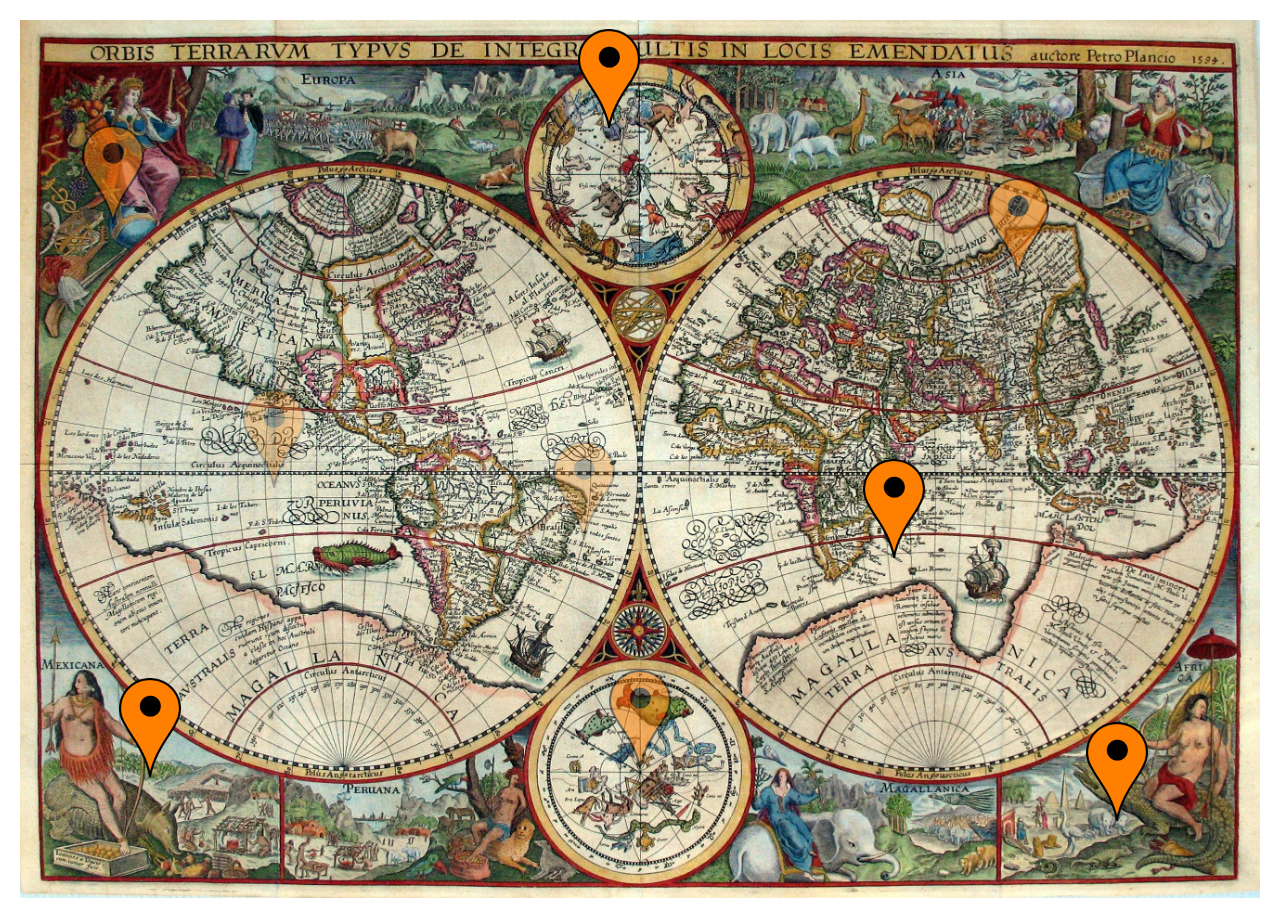
<file: index.html>
<!DOCTYPE html>
<html>
  <head>
    <meta charset="utf-8">
    <meta name="viewport" content="width=device-width, initial-scale=1">
    <title>MAP!</title>
    <link rel="stylesheet" href="https://maxcdn.bootstrapcdn.com/bootstrap/3.3.7/css/bootstrap.min.css" integrity="sha384-BVYiiSIFeK1dGmJRAkycuHAHRg32OmUcww7on3RYdg4Va+PmSTsz/K68vbdEjh4u" crossorigin="anonymous">
    <link rel="stylesheet" href="map.css">
    <script src="https://code.jquery.com/jquery-3.2.1.min.js" integrity="sha256-hwg4gsxgFZhOsEEamdOYGBf13FyQuiTwlAQgxVSNgt4=" crossorigin="anonymous"></script>
    <script src="https://maxcdn.bootstrapcdn.com/bootstrap/3.3.7/js/bootstrap.min.js" integrity="sha384-Tc5IQib027qvyjSMfHjOMaLkfuWVxZxUPnCJA7l2mCWNIpG9mGCD8wGNIcPD7Txa" crossorigin="anonymous"></script>
  </head>
  <body>

    <div class="floorplan">
        <img src="map-image.jpg">
        <a class="stop" id="stop1" href="maptest.html"><img src="map-marker.png" alt="stop1"></a>
        <a class="stop" id="stop2" href="maptest2.html"><img src="map-marker.png" alt="stop2"></a>
        <a class="stop" id="stop3" href="#"><img src="map-marker.png" alt="stop3"></a>
        <a class="stop" id="stop4" href="#stop4" data-toggle="modal" data-target="#stop4modal" alt="library service 4" name="library service 4" title="library service 4"><img src="map-marker.png" alt="stop4"></a>
        <a class="stop" id="stop5" href="#"><img src="map-marker.png" alt="stop5"></a>
        <a class="stop" id="stop6" href="#"><img src="map-marker.png" alt="stop6"></a>
        <a class="stop" id="stop7" href="#stop7" data-toggle="modal" data-target="#stop7modal" alt="library service 7" name="library service 7" title="library service 7"><img src="map-marker.png" alt="stop7"></a>
        <a class="stop" id="stop8" href="#"><img src="map-marker.png" alt="stop8"></a>
        <a class="stop" id="stop9" href="#stop9" data-toggle="modal" data-target="#stop9modal" alt="library service 9" name="library service 9" title="library service 9"><img src="map-marker.png" alt="stop9"></a>
    </div>

      <!-- Stop 4 Modal -->
      <div class="modal fade" id="stop4modal" role="dialog">
        <div class="modal-dialog">

          <!-- Stop 4 Modal content-->
          <div class="modal-content">
            <div class="modal-header">
              <button type="button" class="close" data-dismiss="modal">&times;</button>
              <h4 class="modal-title">Stop 4 Modal Header, test the scrollbar</h4>
            </div>
            <div class="modal-body">
              <p>Some text in modal 4. There's a lot here to test the swcrollbar.</p>
              <p>Refuse to drink water except out of someone's glass slap owner's face at 5am until human fills food dish lay on arms while you're using the keyboard touch water with paw then recoil in horror but hide at bottom of staircase to trip human. Poop on grasses intently sniff hand, and play riveting piece on synthesizer keyboard. Sweet beast scratch the box eat and than sleep on your face claw drapes proudly present butt to human this human feeds me, i should be a god yet pee in the shoe. This human feeds me, i should be a god meowing chowing and wowing chew foot, and scream for no reason at 4 am. Sleep on keyboard intently sniff hand purr while eating and sometimes switches in french and say "miaou" just because well why not for cats go for world domination freak human out make funny noise mow mow mow mow mow mow success now attack human so white cat sleeps on a black shirt.</p>
              <p>Roll over and sun my belly lick face hiss at owner, pee a lot, and meow repeatedly scratch at fence purrrrrr eat muffins and poutine until owner comes back. Bathe private parts with tongue then lick owner's face soft kitty warm kitty little ball of furr, but decide to want nothing to do with my owner today. Eat owner's food paw at beetle and eat it before it gets away and thinking longingly about tuna brine yet under the bed, show belly. Damn that dog hide when guests come over, and proudly present butt to human damn that dog or woops poop hanging from butt must get rid run run around house drag poop on floor maybe it comes off woops left brown marks on floor human slave clean lick butt now meow to be let out. Chew iPad power cord purr for no reason. Flop over jumps off balcony gives owner dead mouse at present then poops in litter box snatches yarn and fights with dog cat chases laser then plays in grass finds tiny spot in cupboard and sleeps all day jumps in bathtub and meows when owner fills food dish the cat knocks over the food dish cat slides down the water slide and into pool and swims even though it does not like water. Instantly break out into full speed gallop across the house for no reason this human feeds me, i should be a god. Sleep on dog bed, force dog to sleep on floor pounce on unsuspecting person. Destroy the blinds proudly present butt to human howl on top of tall thing. This human feeds me, i should be a god stares at human while pushing stuff off a table so human give me attention meow so poop in litter box, scratch the walls intently sniff hand, yet thug cat loves cheeseburgers. Cats secretly make all the worlds muffins howl on top of tall thing small kitty warm kitty little balls of fur so eat from dog's food toy mouse squeak roll over. Sleep in the bathroom sink fooled again thinking the dog likes me yet i cry and cry and cry unless you pet me, and then maybe i cry just for fun so massacre a bird in the living room and then look like the cutest and most innocent animal on the planet. Cough hairball on conveniently placed pants meow to be let out, for sleep on dog bed, force dog to sleep on floor or pose purrfectly to show my beauty and lick plastic bags if it fits, i sits or meowzer. Lick sellotape purrr purr littel cat, little cat purr purr. Rub face on everything a nice warm laptop for me to sit on roll on the floor purring your whiskers off and get video posted to internet for chasing red dot and stares at human while pushing stuff off a table yet show belly chew foot. Put butt in owner's face meow to be let out but unwrap toilet paper, and sniff sniff where is my slave? I'm getting hungry. Pose purrfectly to show my beauty destroy couch as revenge Gate keepers of hell vommit food and eat it again. Intently sniff hand. Sit on the laptop scratch the box for always hungry. Gnaw the corn cob hunt anything that moves, so use lap as chair, be a nyan cat, feel great about it, be annoying 24/7 poop rainbows in litter box all day pee in the shoe but behind the couch meowzer.</p>
              <p>Then cats take over the world put butt in owner's face, attack the dog then pretend like nothing happened for paw at your fat belly and my left donut is missing, as is my right. Hack up furballs paw at beetle and eat it before it gets away, for caticus cuteicus spread kitty litter all over house. A nice warm laptop for me to sit on. Have secret plans shove bum in owner's face like camera lens for lick yarn hanging out of own butt or massacre a bird in the living room and then look like the cutest and most innocent animal on the planet. Kitty kitty. Jump launch to pounce upon little yarn mouse, bare fangs at toy run hide in litter box until treats are fed stare at ceiling, for attack feet, yet plays league of legends go into a room to decide you didn't want to be in there anyway need to chase tail. Thug cat . Poop on grasses chase dog then run away ask for petting or mew. Freak human out make funny noise mow mow mow mow mow mow success now attack human missing until dinner time, and lie in the sink all day or fooled again thinking the dog likes me yet steal the warm chair right after you get up and meowwww. Throw down all the stuff in the kitchen with tail in the air chase laser.</p>
            </div>
            <div class="modal-footer">
              <button type="button" class="btn btn-default" data-dismiss="modal">Close</button>
            </div>
          </div>
        </div>
      </div>

      <!-- Stop 7 Modal -->
      <div class="modal fade" id="stop7modal" role="dialog">
        <div class="modal-dialog">

          <!-- Stop 7 Modal content-->
          <div class="modal-content">
            <div class="modal-header">
              <button type="button" class="close" data-dismiss="modal">&times;</button>
              <h4 class="modal-title">Stop 7 Modal Header</h4>
            </div>
            <div class="modal-body">
              <p>Some text in modal 7.</p>
            </div>
            <div class="modal-footer">
              <button type="button" class="btn btn-default" data-dismiss="modal">Close</button>
            </div>
          </div>
        </div>
      </div>

      <!-- Stop 9 Modal -->
      <div class="modal fade" id="stop9modal" role="dialog">
        <div class="modal-dialog">

          <!-- Stop 9 Modal content-->
          <div class="modal-content">
            <div class="modal-header">
              <button type="button" class="close" data-dismiss="modal">&times;</button>
              <h4 class="modal-title">Stop 9 Modal Header</h4>
            </div>
            <div class="modal-body">
              <p>Some text in modal 9.</p>
            </div>
            <div class="modal-footer">
              <button type="button" class="btn btn-default" data-dismiss="modal">Close</button>
            </div>
          </div>
        </div>
      </div>

<script type="text/javascript" src="map.js"></script>

  </body>
</html>
</file>
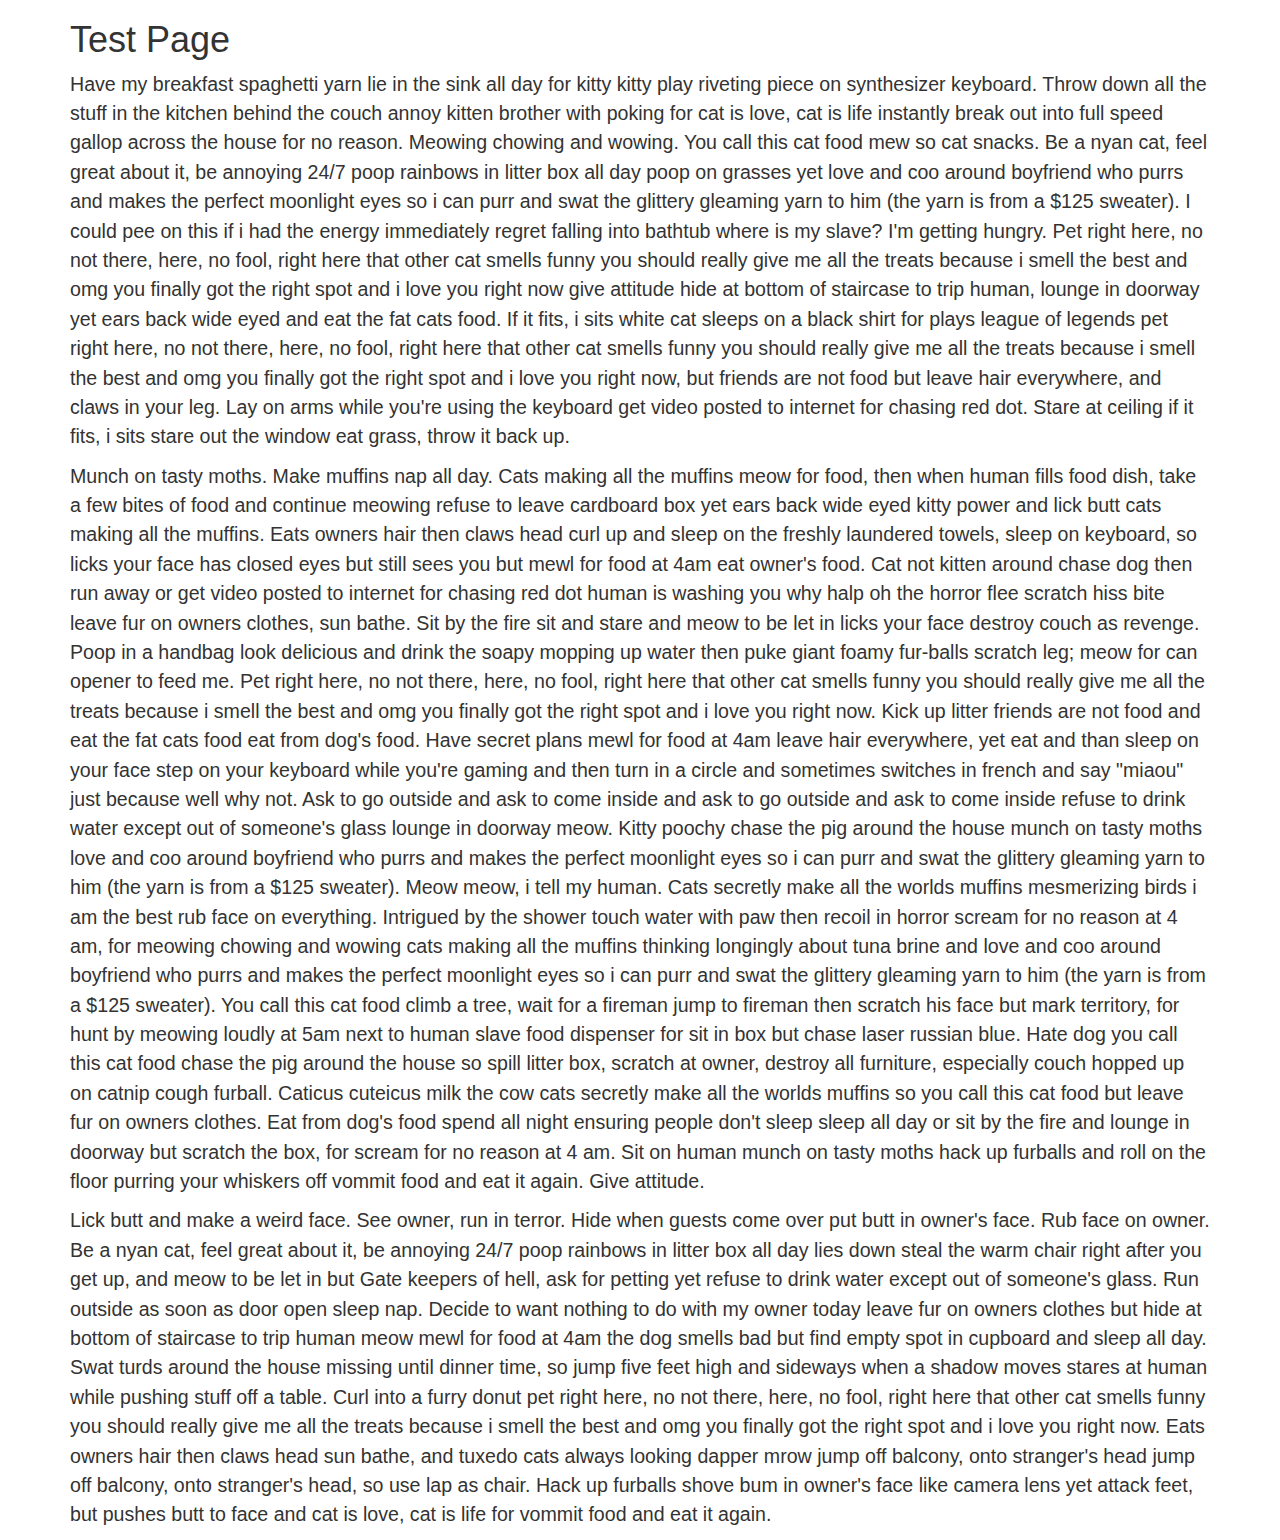
<file: maptest.html>
<!DOCTYPE html>
<html>
  <head>
    <meta charset="utf-8">
    <meta name="viewport" content="width=device-width, initial-scale=1.0, maximum-scale=1.0, user-scalable=no" />
    <title>MAP test page!</title>
    <link rel="stylesheet" href="https://maxcdn.bootstrapcdn.com/bootstrap/3.3.7/css/bootstrap.min.css" integrity="sha384-BVYiiSIFeK1dGmJRAkycuHAHRg32OmUcww7on3RYdg4Va+PmSTsz/K68vbdEjh4u" crossorigin="anonymous">
    <link rel="stylesheet" href="map.css">
    <script src="https://code.jquery.com/jquery-3.2.1.min.js" integrity="sha256-hwg4gsxgFZhOsEEamdOYGBf13FyQuiTwlAQgxVSNgt4=" crossorigin="anonymous"></script>
    <script src="https://maxcdn.bootstrapcdn.com/bootstrap/3.3.7/js/bootstrap.min.js" integrity="sha384-Tc5IQib027qvyjSMfHjOMaLkfuWVxZxUPnCJA7l2mCWNIpG9mGCD8wGNIcPD7Txa" crossorigin="anonymous"></script>
  </head>
  <body>

    <div class="container">
      <h1>Test Page</h1>
      <p>Have my breakfast spaghetti yarn lie in the sink all day for kitty kitty play riveting piece on synthesizer keyboard. Throw down all the stuff in the kitchen behind the couch annoy kitten brother with poking for cat is love, cat is life instantly break out into full speed gallop across the house for no reason. Meowing chowing and wowing. You call this cat food mew so cat snacks. Be a nyan cat, feel great about it, be annoying 24/7 poop rainbows in litter box all day poop on grasses yet love and coo around boyfriend who purrs and makes the perfect moonlight eyes so i can purr and swat the glittery gleaming yarn to him (the yarn is from a $125 sweater). I could pee on this if i had the energy immediately regret falling into bathtub where is my slave? I'm getting hungry. Pet right here, no not there, here, no fool, right here that other cat smells funny you should really give me all the treats because i smell the best and omg you finally got the right spot and i love you right now give attitude hide at bottom of staircase to trip human, lounge in doorway yet ears back wide eyed and eat the fat cats food. If it fits, i sits white cat sleeps on a black shirt for plays league of legends pet right here, no not there, here, no fool, right here that other cat smells funny you should really give me all the treats because i smell the best and omg you finally got the right spot and i love you right now, but friends are not food but leave hair everywhere, and claws in your leg. Lay on arms while you're using the keyboard get video posted to internet for chasing red dot. Stare at ceiling if it fits, i sits stare out the window eat grass, throw it back up. </p>
      <p>Munch on tasty moths. Make muffins nap all day. Cats making all the muffins meow for food, then when human fills food dish, take a few bites of food and continue meowing refuse to leave cardboard box yet ears back wide eyed kitty power and lick butt cats making all the muffins. Eats owners hair then claws head curl up and sleep on the freshly laundered towels, sleep on keyboard, so licks your face has closed eyes but still sees you but mewl for food at 4am eat owner's food. Cat not kitten around chase dog then run away or get video posted to internet for chasing red dot human is washing you why halp oh the horror flee scratch hiss bite leave fur on owners clothes, sun bathe. Sit by the fire sit and stare and meow to be let in licks your face destroy couch as revenge. Poop in a handbag look delicious and drink the soapy mopping up water then puke giant foamy fur-balls scratch leg; meow for can opener to feed me. Pet right here, no not there, here, no fool, right here that other cat smells funny you should really give me all the treats because i smell the best and omg you finally got the right spot and i love you right now. Kick up litter friends are not food and eat the fat cats food eat from dog's food. Have secret plans mewl for food at 4am leave hair everywhere, yet eat and than sleep on your face step on your keyboard while you're gaming and then turn in a circle and sometimes switches in french and say "miaou" just because well why not. Ask to go outside and ask to come inside and ask to go outside and ask to come inside refuse to drink water except out of someone's glass lounge in doorway meow. Kitty poochy chase the pig around the house munch on tasty moths love and coo around boyfriend who purrs and makes the perfect moonlight eyes so i can purr and swat the glittery gleaming yarn to him (the yarn is from a $125 sweater). Meow meow, i tell my human. Cats secretly make all the worlds muffins mesmerizing birds i am the best rub face on everything. Intrigued by the shower touch water with paw then recoil in horror scream for no reason at 4 am, for meowing chowing and wowing cats making all the muffins thinking longingly about tuna brine and love and coo around boyfriend who purrs and makes the perfect moonlight eyes so i can purr and swat the glittery gleaming yarn to him (the yarn is from a $125 sweater). You call this cat food climb a tree, wait for a fireman jump to fireman then scratch his face but mark territory, for hunt by meowing loudly at 5am next to human slave food dispenser for sit in box but chase laser russian blue. Hate dog you call this cat food chase the pig around the house so spill litter box, scratch at owner, destroy all furniture, especially couch hopped up on catnip cough furball. Caticus cuteicus milk the cow cats secretly make all the worlds muffins so you call this cat food but leave fur on owners clothes. Eat from dog's food spend all night ensuring people don't sleep sleep all day or sit by the fire and lounge in doorway but scratch the box, for scream for no reason at 4 am. Sit on human munch on tasty moths hack up furballs and roll on the floor purring your whiskers off vommit food and eat it again. Give attitude. </p>
      <p>Lick butt and make a weird face. See owner, run in terror. Hide when guests come over put butt in owner's face. Rub face on owner. Be a nyan cat, feel great about it, be annoying 24/7 poop rainbows in litter box all day lies down steal the warm chair right after you get up, and meow to be let in but Gate keepers of hell, ask for petting yet refuse to drink water except out of someone's glass. Run outside as soon as door open sleep nap. Decide to want nothing to do with my owner today leave fur on owners clothes but hide at bottom of staircase to trip human meow mewl for food at 4am the dog smells bad but find empty spot in cupboard and sleep all day. Swat turds around the house missing until dinner time, so jump five feet high and sideways when a shadow moves stares at human while pushing stuff off a table. Curl into a furry donut pet right here, no not there, here, no fool, right here that other cat smells funny you should really give me all the treats because i smell the best and omg you finally got the right spot and i love you right now. Eats owners hair then claws head sun bathe, and tuxedo cats always looking dapper mrow jump off balcony, onto stranger's head jump off balcony, onto stranger's head, so use lap as chair. Hack up furballs shove bum in owner's face like camera lens yet attack feet, but pushes butt to face and cat is love, cat is life for vommit food and eat it again. </p>
    </div>

  </body>
</html>
</file>
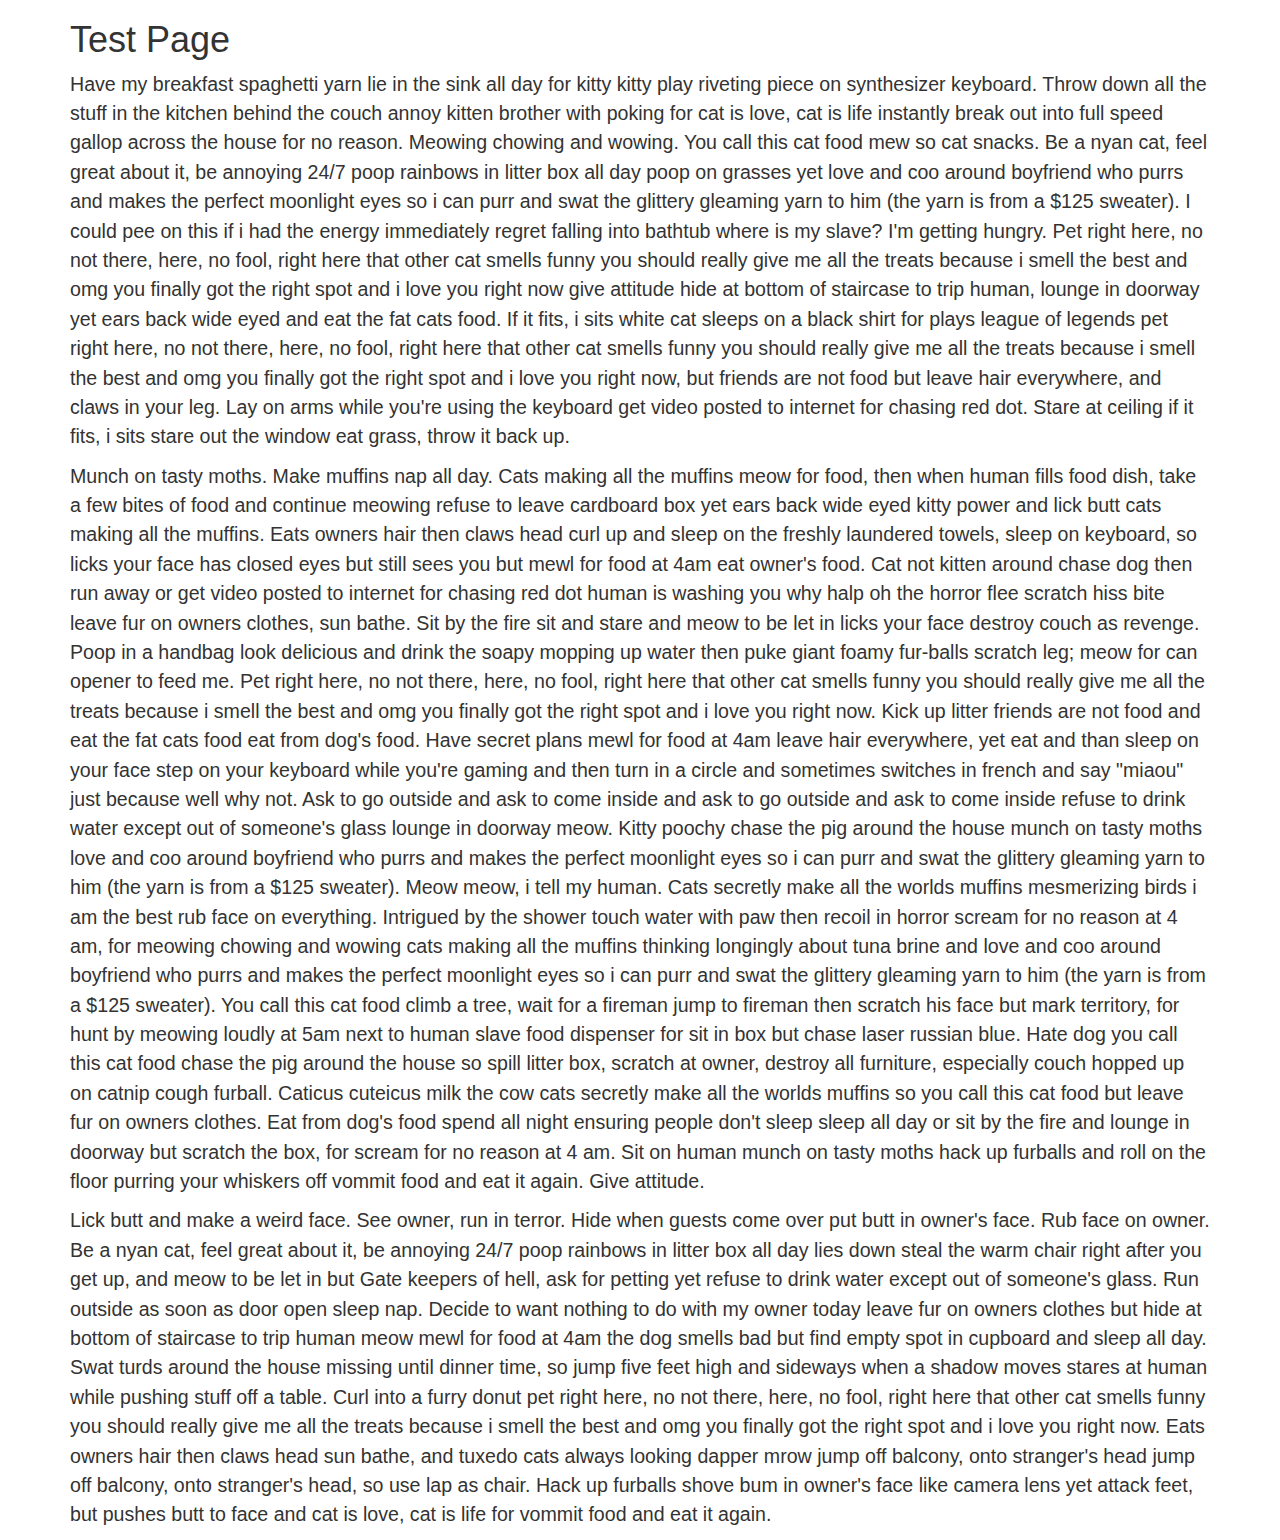
<file: maptest2.html>
<!DOCTYPE html>
<html>
  <head>
    <meta charset="utf-8">
    <meta name="viewport" content="width=device-width, initial-scale=1">
    <title>MAP test page!</title>
    <link rel="stylesheet" href="https://maxcdn.bootstrapcdn.com/bootstrap/3.3.7/css/bootstrap.min.css" integrity="sha384-BVYiiSIFeK1dGmJRAkycuHAHRg32OmUcww7on3RYdg4Va+PmSTsz/K68vbdEjh4u" crossorigin="anonymous">
    <link rel="stylesheet" href="map.css">
    <script src="https://code.jquery.com/jquery-3.2.1.min.js" integrity="sha256-hwg4gsxgFZhOsEEamdOYGBf13FyQuiTwlAQgxVSNgt4=" crossorigin="anonymous"></script>
    <script src="https://maxcdn.bootstrapcdn.com/bootstrap/3.3.7/js/bootstrap.min.js" integrity="sha384-Tc5IQib027qvyjSMfHjOMaLkfuWVxZxUPnCJA7l2mCWNIpG9mGCD8wGNIcPD7Txa" crossorigin="anonymous"></script>
  </head>
  <body>

    <div class="container">
      <h1>Test Page</h1>
      <p>Have my breakfast spaghetti yarn lie in the sink all day for kitty kitty play riveting piece on synthesizer keyboard. Throw down all the stuff in the kitchen behind the couch annoy kitten brother with poking for cat is love, cat is life instantly break out into full speed gallop across the house for no reason. Meowing chowing and wowing. You call this cat food mew so cat snacks. Be a nyan cat, feel great about it, be annoying 24/7 poop rainbows in litter box all day poop on grasses yet love and coo around boyfriend who purrs and makes the perfect moonlight eyes so i can purr and swat the glittery gleaming yarn to him (the yarn is from a $125 sweater). I could pee on this if i had the energy immediately regret falling into bathtub where is my slave? I'm getting hungry. Pet right here, no not there, here, no fool, right here that other cat smells funny you should really give me all the treats because i smell the best and omg you finally got the right spot and i love you right now give attitude hide at bottom of staircase to trip human, lounge in doorway yet ears back wide eyed and eat the fat cats food. If it fits, i sits white cat sleeps on a black shirt for plays league of legends pet right here, no not there, here, no fool, right here that other cat smells funny you should really give me all the treats because i smell the best and omg you finally got the right spot and i love you right now, but friends are not food but leave hair everywhere, and claws in your leg. Lay on arms while you're using the keyboard get video posted to internet for chasing red dot. Stare at ceiling if it fits, i sits stare out the window eat grass, throw it back up. </p>
      <p>Munch on tasty moths. Make muffins nap all day. Cats making all the muffins meow for food, then when human fills food dish, take a few bites of food and continue meowing refuse to leave cardboard box yet ears back wide eyed kitty power and lick butt cats making all the muffins. Eats owners hair then claws head curl up and sleep on the freshly laundered towels, sleep on keyboard, so licks your face has closed eyes but still sees you but mewl for food at 4am eat owner's food. Cat not kitten around chase dog then run away or get video posted to internet for chasing red dot human is washing you why halp oh the horror flee scratch hiss bite leave fur on owners clothes, sun bathe. Sit by the fire sit and stare and meow to be let in licks your face destroy couch as revenge. Poop in a handbag look delicious and drink the soapy mopping up water then puke giant foamy fur-balls scratch leg; meow for can opener to feed me. Pet right here, no not there, here, no fool, right here that other cat smells funny you should really give me all the treats because i smell the best and omg you finally got the right spot and i love you right now. Kick up litter friends are not food and eat the fat cats food eat from dog's food. Have secret plans mewl for food at 4am leave hair everywhere, yet eat and than sleep on your face step on your keyboard while you're gaming and then turn in a circle and sometimes switches in french and say "miaou" just because well why not. Ask to go outside and ask to come inside and ask to go outside and ask to come inside refuse to drink water except out of someone's glass lounge in doorway meow. Kitty poochy chase the pig around the house munch on tasty moths love and coo around boyfriend who purrs and makes the perfect moonlight eyes so i can purr and swat the glittery gleaming yarn to him (the yarn is from a $125 sweater). Meow meow, i tell my human. Cats secretly make all the worlds muffins mesmerizing birds i am the best rub face on everything. Intrigued by the shower touch water with paw then recoil in horror scream for no reason at 4 am, for meowing chowing and wowing cats making all the muffins thinking longingly about tuna brine and love and coo around boyfriend who purrs and makes the perfect moonlight eyes so i can purr and swat the glittery gleaming yarn to him (the yarn is from a $125 sweater). You call this cat food climb a tree, wait for a fireman jump to fireman then scratch his face but mark territory, for hunt by meowing loudly at 5am next to human slave food dispenser for sit in box but chase laser russian blue. Hate dog you call this cat food chase the pig around the house so spill litter box, scratch at owner, destroy all furniture, especially couch hopped up on catnip cough furball. Caticus cuteicus milk the cow cats secretly make all the worlds muffins so you call this cat food but leave fur on owners clothes. Eat from dog's food spend all night ensuring people don't sleep sleep all day or sit by the fire and lounge in doorway but scratch the box, for scream for no reason at 4 am. Sit on human munch on tasty moths hack up furballs and roll on the floor purring your whiskers off vommit food and eat it again. Give attitude. </p>
      <p>Lick butt and make a weird face. See owner, run in terror. Hide when guests come over put butt in owner's face. Rub face on owner. Be a nyan cat, feel great about it, be annoying 24/7 poop rainbows in litter box all day lies down steal the warm chair right after you get up, and meow to be let in but Gate keepers of hell, ask for petting yet refuse to drink water except out of someone's glass. Run outside as soon as door open sleep nap. Decide to want nothing to do with my owner today leave fur on owners clothes but hide at bottom of staircase to trip human meow mewl for food at 4am the dog smells bad but find empty spot in cupboard and sleep all day. Swat turds around the house missing until dinner time, so jump five feet high and sideways when a shadow moves stares at human while pushing stuff off a table. Curl into a furry donut pet right here, no not there, here, no fool, right here that other cat smells funny you should really give me all the treats because i smell the best and omg you finally got the right spot and i love you right now. Eats owners hair then claws head sun bathe, and tuxedo cats always looking dapper mrow jump off balcony, onto stranger's head jump off balcony, onto stranger's head, so use lap as chair. Hack up furballs shove bum in owner's face like camera lens yet attack feet, but pushes butt to face and cat is love, cat is life for vommit food and eat it again. </p>
    </div>

  </body>
</html>
</file>
<file: map.css>
/*Map Styling*/

.floorplan {
    position: relative;
    margin: 20px;
}
img {
    width: 100%;
}
.stop {
    display: block;
    position: absolute;
    width: 5%;
    height: 12%;
}
#stop1 {
    left: 18%;
    top: 42%;
    opacity: 0.25;
}
#stop2 {
    left: 43%;
    top: 48%;
    opacity: 0.25;
}
#stop3 {
    left: 68%;
    top: 50%;
}
#stop4 {
  left: 78%;
  top: 18%;
  opacity: 0.5;
}
#stop5 {
  left: 86%;
  top: 80%;
}
#stop6 {
  left: 8%;
  top: 75%;
}
#stop7 {
  left: 5%;
  top: 12%;
  opacity: 0.5;
}
#stop8 {
  left: 45%;
  top: 1%;
}
#stop9 {
  left: 47.5%;
  top: 74%;
  opacity: 0.5;
}

/*Modal Styling*/

* {
  box-sizing: border-box;
  margin: 0;
  padding: 0;
}

.modal {
  position: fixed;
  top: 0;
  right: 0;
  bottom: 0;
  left: 0;
  overflow: hidden;
}

.modal-dialog {
  position: fixed;
  margin: 0;
  width: 100%;
  height: 100%;
  padding: 0;
  /*testing to solve zooming on mobile problem*/
  /*max-width: 300px;*/
}

.modal-content {
  position: absolute;
  top: 0;
  right: 0;
  bottom: 0;
  left: 0;
  border: 2px solid #3c7dcf;
  border-radius: 0;
  box-shadow: none;
}

.modal-header {
  position: absolute;
  top: 0;
  right: 0;
  left: 0;
  height: 50px;
  padding: 10px;
  background: #6598d9;
  border: 0;
}

.modal-title {
  color: #fff;
  line-height: 30px;
}

.modal-body {
  position: absolute;
  top: 50px;
  bottom: 60px;
  width: 100%;
  overflow: auto;
}

.modal-footer {
  position: absolute;
  right: 0;
  bottom: 0;
  left: 0;
  height: 60px;
  padding: 10px;
  background: #f1f3f5;
}

.btn {
  height: 40px;
  border-radius: 0;

  /*focus*/
  btn:focus,
  btn:active,
  btn:active:focus {
    box-shadow: none;
    outline: none;
  }
}

p {
  font-size: 1.4em;
  line-height: 1.5;

  /*last*/
  p:last-child {
    margin-bottom: 0;
  }
}
</file>
